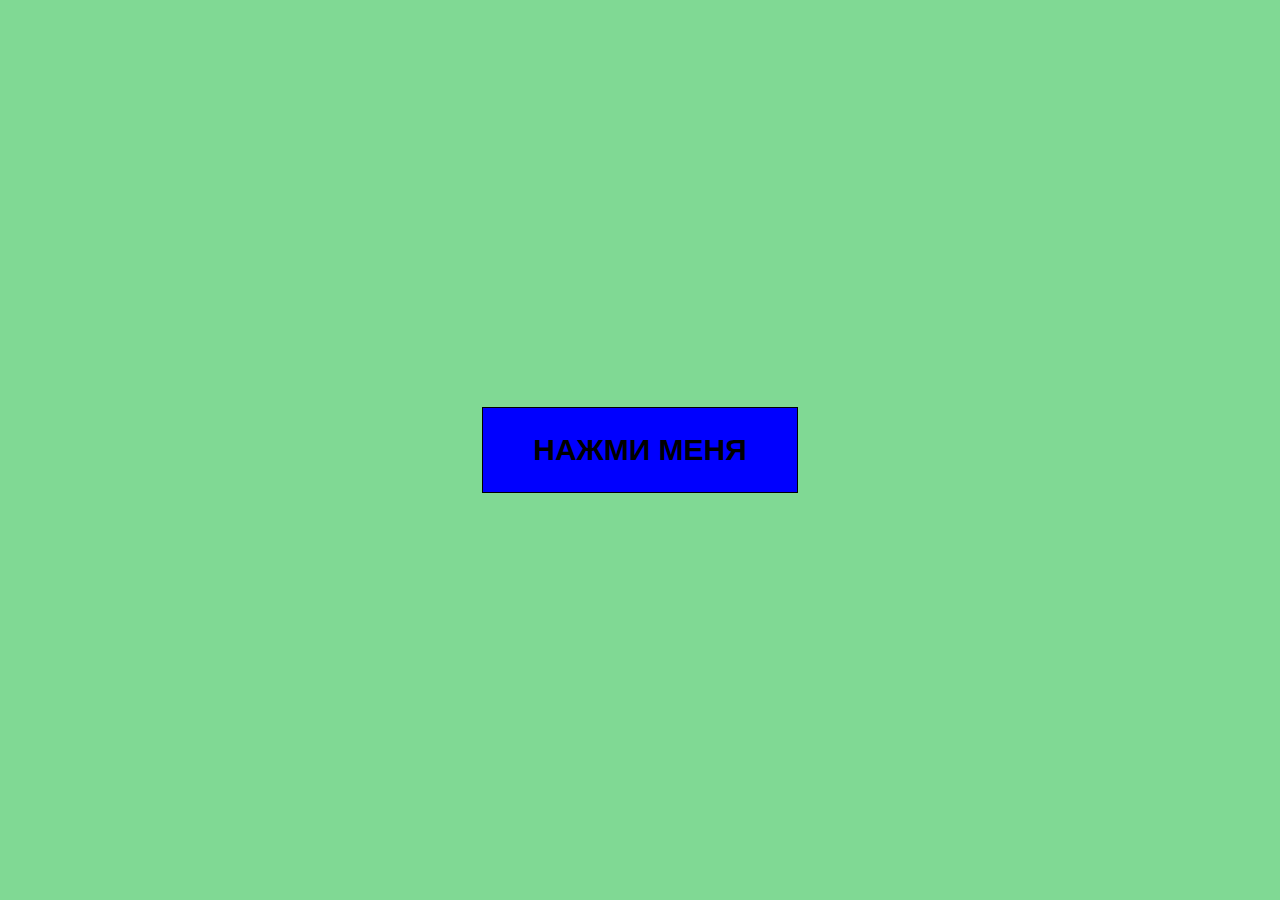
<file: index.html>
<!DOCTYPE html>
<html lang="ru">
  <head>
    <meta charset="UTF-8" />
    <meta name="viewport" content="width=device-width, initial-scale=1.0" />
    <title>Меняем цвет кнопки</title>
    <!-- <link rel="stylesheet" href="https://code.s3.yandex.net/web-code/styles/000-freetrack/01-first-code/03/cdn.css" /> -->
    <link rel="stylesheet" href="style.css" />
    <link rel="stylesheet" href="animation.css"/>
  </head>
  <body>
    <button>Нажми меня</button>
  </body>
</html>
​
</file>
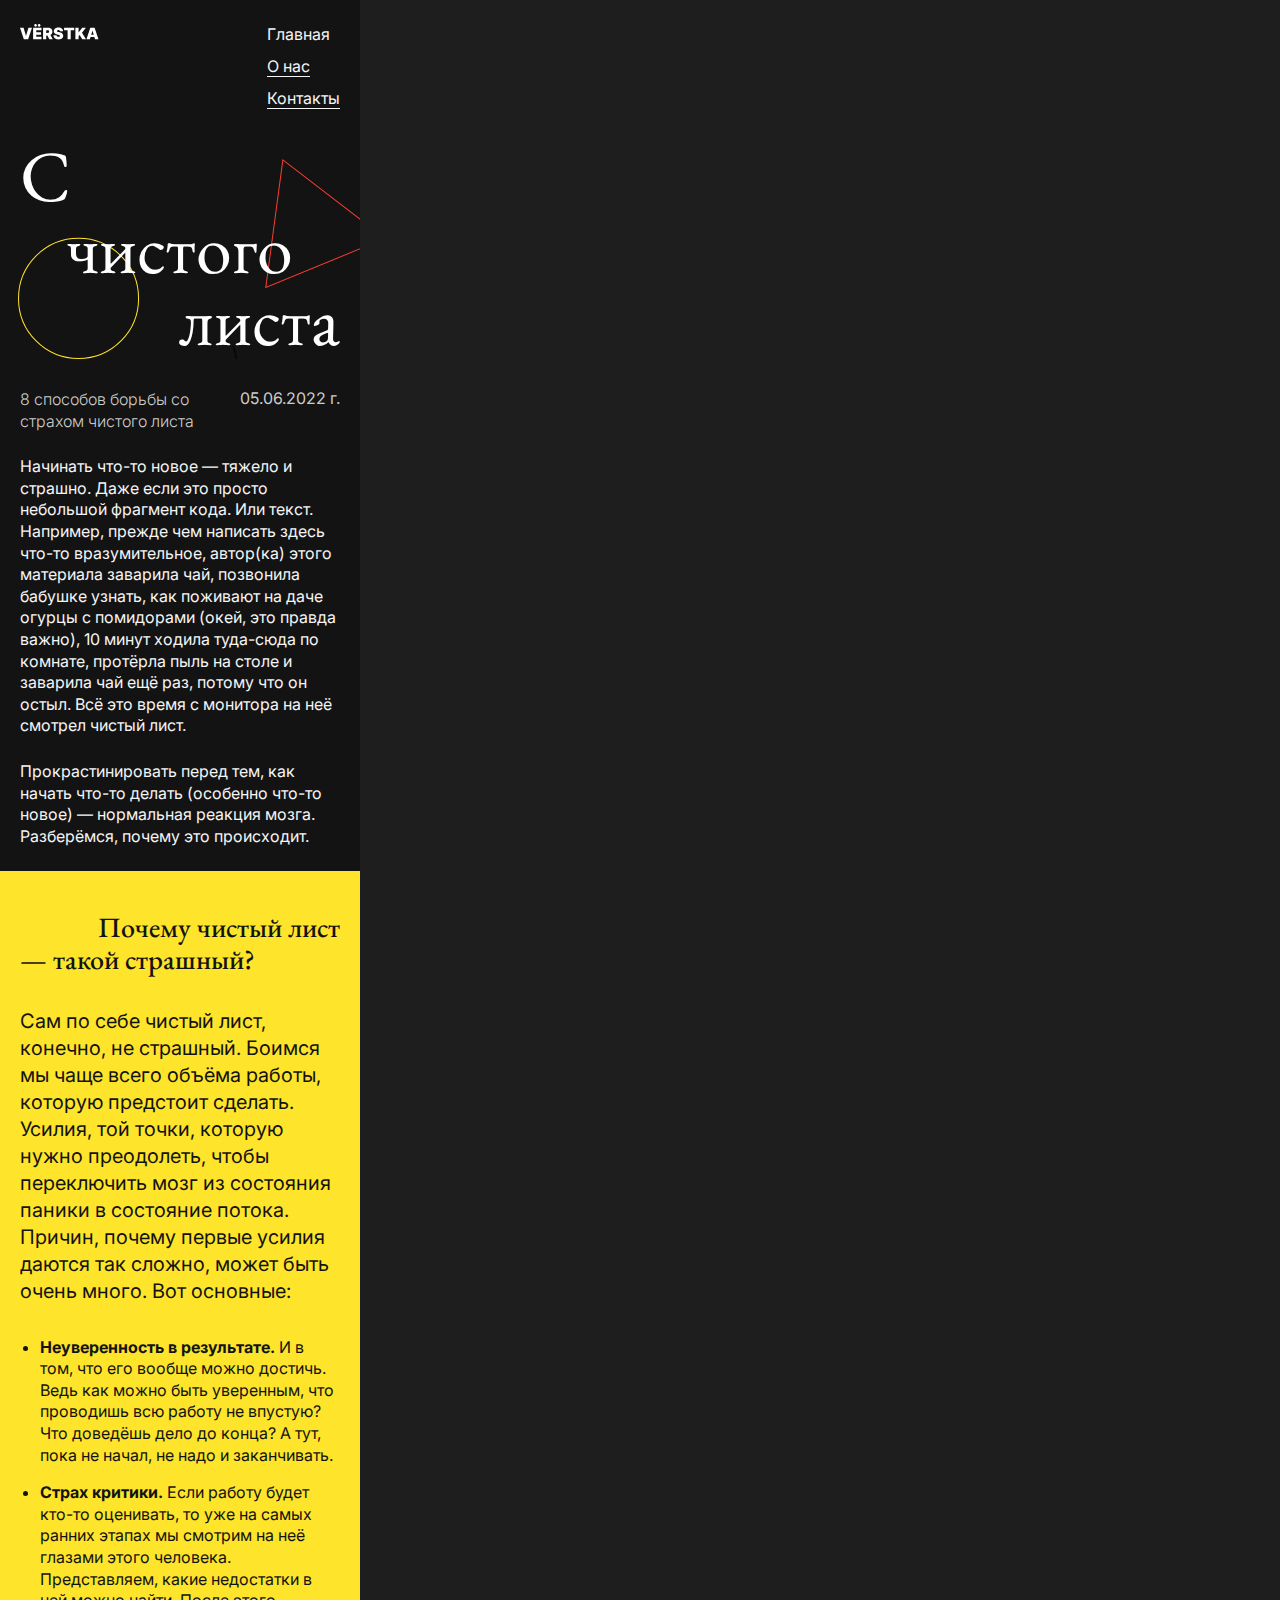
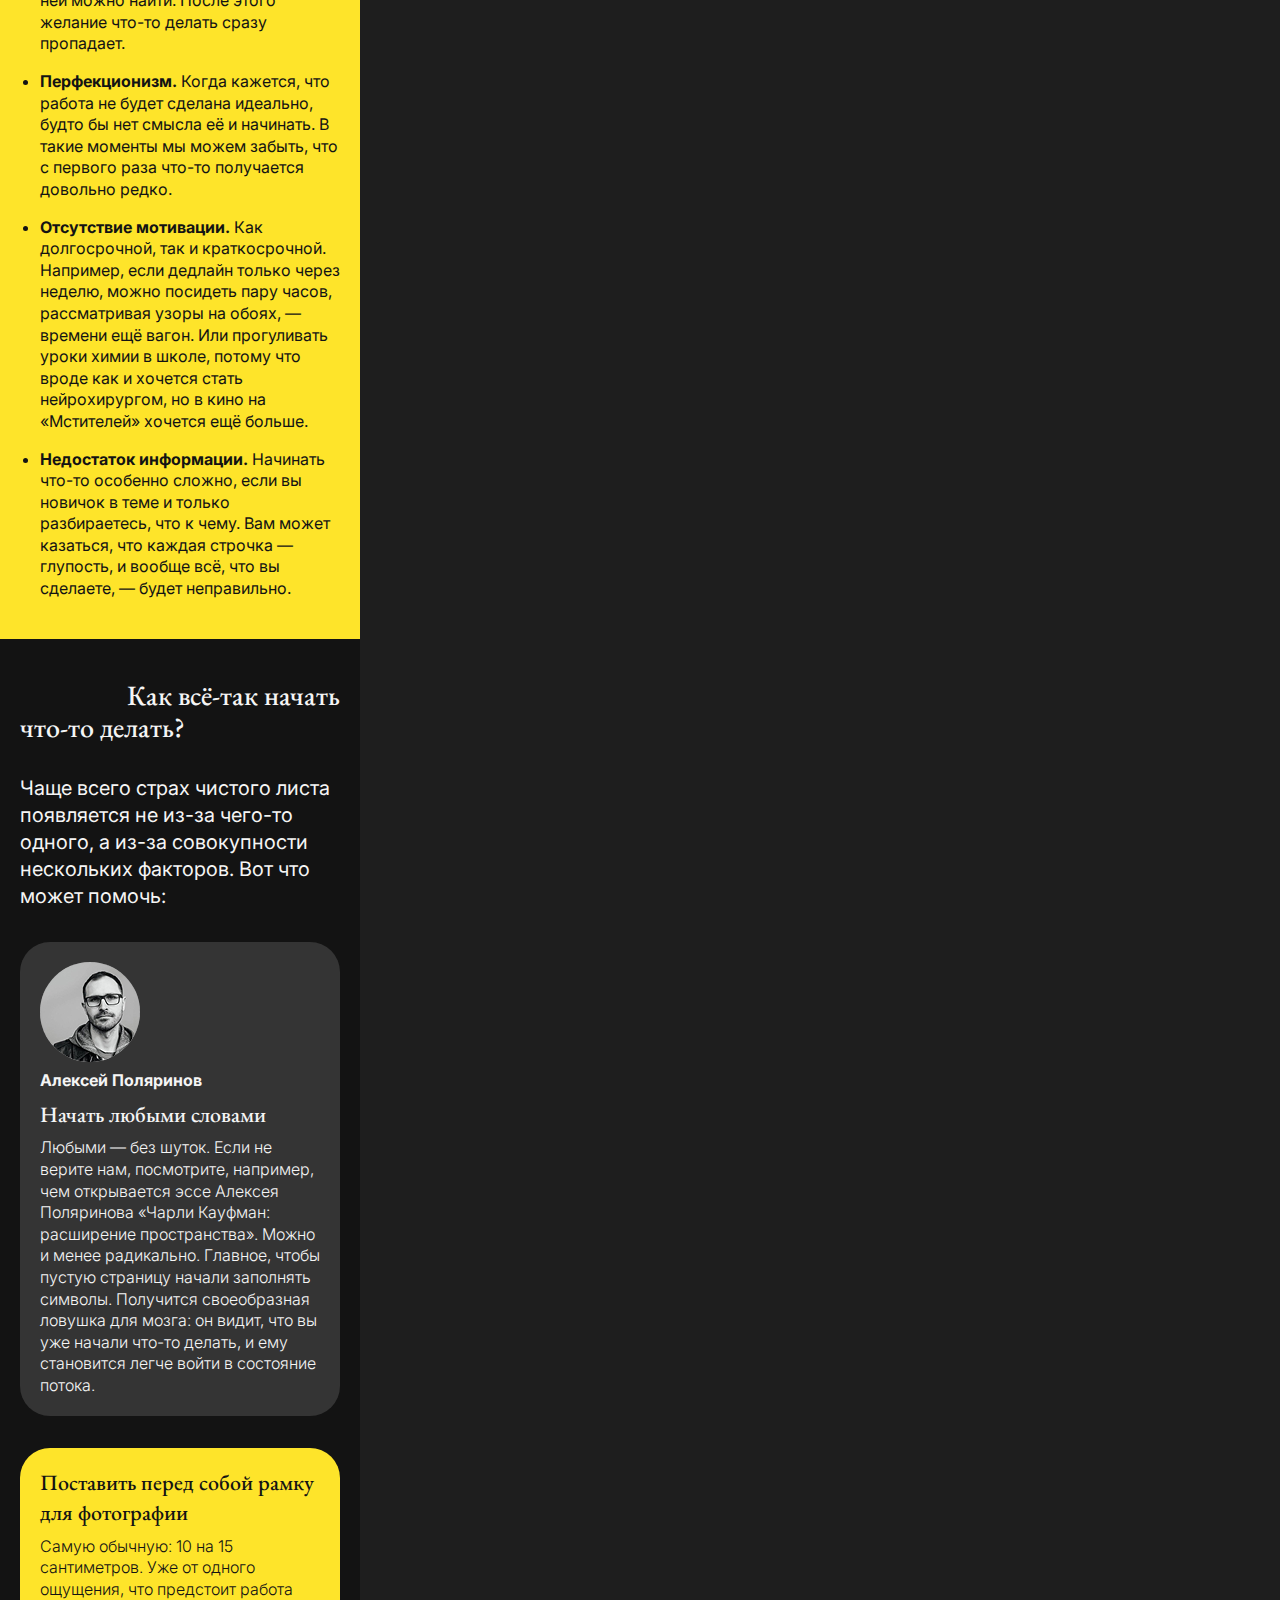
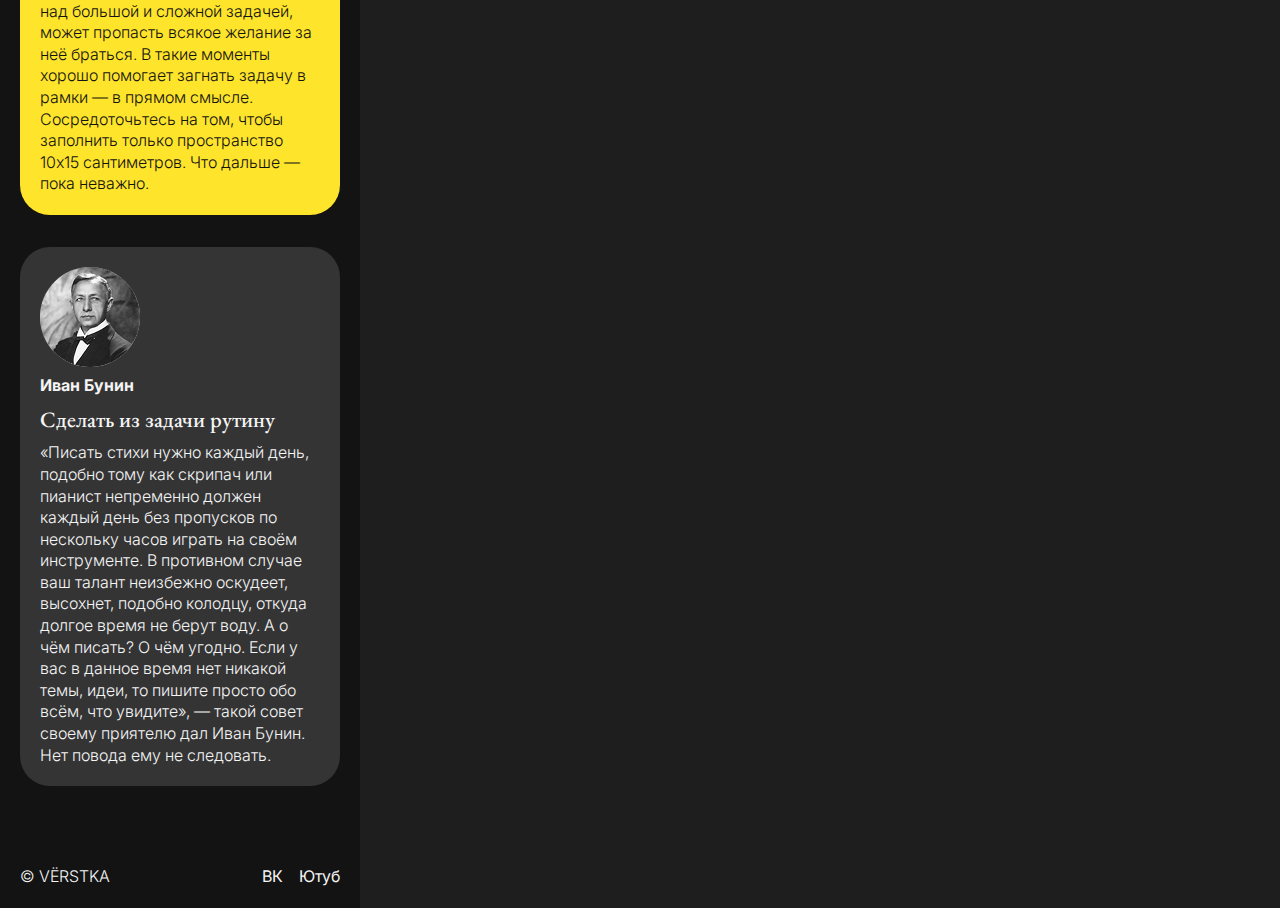
<file: 11th lesson. practice/index.html>
<!DOCTYPE html>
<html lang="ru">
    <head>
        <meta charset="UTF-8">
        <meta name="viewport" content="width=device-width, initial-scale=1.0" />
        <link rel="preconnect" href="https://fonts.googleapis.com">
        <link rel="preconnect" href="https://fonts.gstatic.com" crossorigin>
        <link href="https://fonts.googleapis.com/css2?family=EB+Garamond:ital,wght@0,400..800;1,400..800&display=swap" rel="stylesheet">
        <link href="https://fonts.googleapis.com/css2?family=Inter:ital,opsz,wght@0,14..32,100..900;1,14..32,100..900&display=swap" rel="stylesheet">
        <link rel="stylesheet" href="styles/style.css">
        <title>Практическая работа</title>
    </head>
    <body>
        <header class="header content-section_theme_dark">
            <a class="header__logo" href="#"><img class="header__logo-image" src="assets/VЁRSTKA.svg" alt="логотип компании верстка"/></a>
            <nav class="header__menu">
                <ul class="header__menu-list">
                    <li class="header__menu-item--active">Главная</li>
                    <li class="header__menu-item"><a class="header__menu-link">О нас</a></li>
                    <li class="header__menu-item--no-margin"><a class="header__menu-link">Контакты</a></li>
                </ul>
            </nav>
        </header>
        <main class="main">
            <section class="cover content-section_theme_dark">
                <h1 class="cover__title">
                    <span class="accent-span">С</span>
                    <span class="accent-span text-center">чистого</span>
                    <span class="accent-span text-right">листа</span>
                </h1>
            </section>
            <section class="intro">
                <header class="intro__heading content-section_theme_dark">
                    <p class="intro__title">8 способов борьбы со страхом чистого листа</p>
                    <time class="intro__time">05.06.2022 г.</time>
                </header>
                <p class="intro__main-text content-section_theme_dark">Начинать что-то новое — тяжело и страшно. Даже если это просто небольшой фрагмент кода. Или текст. Например, прежде чем написать здесь что-то вразумительное, автор(ка) этого материала заварила чай, позвонила бабушке узнать, как поживают на даче огурцы с помидорами (окей, это правда важно), 10 минут ходила туда-сюда по комнате, протёрла пыль на столе и заварила чай ещё раз, потому что он остыл. Всё это время с монитора на неё смотрел чистый лист.</p>
                <p class="intro__main-text content-section_theme_dark">Прокрастинировать перед тем, как начать что-то делать (особенно что-то новое) — нормальная реакция мозга. Разберёмся, почему это происходит.</p>
            </section>
            <section class="reasons content-section_theme_bright">
                <h2 class="content-section__subtitle">
                    <span class="accent-span text-right">Почему чистый лист</span>
                    <span class="accent-span">— такой cтрашный?</span>
                </h2>
                <p class="content-section__introduction">Сам по себе чистый лист, конечно, не страшный. Боимся мы чаще всего объёма работы, которую предстоит сделать. Усилия, той точки, которую нужно преодолеть, чтобы переключить мозг из состояния паники в состояние потока. Причин, почему первые усилия даются так сложно, может быть очень много. Вот основные:</p>
                <ul class="content-section__list">
                    <li class="content-section__list-item"><span class="content-section__list-accent">Неуверенность в результате.</span> И в том, что его вообще можно достичь. Ведь как можно быть уверенным, что проводишь всю работу не впустую? Что доведёшь дело до конца? А тут, пока не начал, не надо и заканчивать.</li>
                    <li class="content-section__list-item"><span class="content-section__list-accent">Страх критики.</span> Если работу будет кто-то оценивать, то уже на самых ранних этапах мы смотрим на неё глазами этого человека. Представляем, какие недостатки в ней можно найти. После этого желание что-то делать сразу пропадает.</li>
                    <li class="content-section__list-item"><span class="content-section__list-accent">Перфекционизм.</span> Когда кажется, что работа не будет сделана идеально, будто бы нет смысла её и начинать. В такие моменты мы можем забыть, что с первого раза что-то получается довольно редко.</li>
                    <li class="content-section__list-item"><span class="content-section__list-accent">Отсутствие мотивации.</span> Как долгосрочной, так и краткосрочной. Например, если дедлайн только через неделю, можно посидеть пару часов, рассматривая узоры на обоях, — времени ещё вагон. Или прогуливать уроки химии в школе, потому что вроде как и хочется стать нейрохирургом, но в кино на «Мстителей» хочется ещё больше.</li>
                    <li class="content-section__list-item--last"><span class="content-section__list-accent">Недостаток информации.</span> Начинать что-то особенно сложно, если вы новичок в теме и только разбираетесь, что к чему. Вам может казаться, что каждая строчка — глупость, и вообще всё, что вы сделаете, — будет неправильно.</li>
                </ul>
            </section>
            <section class="how-to content-section_theme_dark">
                <h2 class="content-section__subtitle">
                    <span class="accent-span text-right">Как всё-так начать</span>
                    <span class="accent-span">что-то делать?</span>
                </h2>
                <p class="content-section__introduction">Чаще всего страх чистого листа появляется не из-за чего-то одного, а из-за совокупности нескольких факторов. Вот что может помочь:</p>
                <ul class="card-list">
                    <li class="card card_theme_dark">
                        <div class="card__author">
                            <img class="card__author-photo" src="assets/Aleksey_Polarinov.jpg" alt="Портретное фото Алексея Поляринова">
                            <p class="card__author-name">Алексей Поляринов</p>
                        </div>
                        <article class="card__content">
                            <h3 class="card__title">Начать любыми словами</h3>
                            <p class="card__text">Любыми — без шуток. Если не верите нам, посмотрите, например, чем открывается эссе Алексея Поляринова «Чарли Кауфман: расширение пространства». Можно и менее радикально. Главное, чтобы пустую страницу начали заполнять символы. Получится своеобразная ловушка для мозга: он видит, что вы уже начали что-то делать, и ему становится легче войти в состояние потока.</p>
                        </article>
                    </li>
                    <li class="card card_theme_bright">
                        <!-- <div class="card__author">
                            <img class="card__author-photo" src="" alt="">
                            <p class="card__author-name"></p>
                        </div> -->
                        <article class="card__content">
                            <h3 class="card__title">Поставить перед собой рамку для фотографии</h3>
                            <p class="card__text">Самую обычную: 10 на 15 сантиметров. Уже от одного ощущения, что предстоит работа над большой и сложной задачей, может пропасть всякое желание за неё браться. В такие моменты хорошо помогает загнать задачу в рамки — в прямом смысле. Сосредоточьтесь на том, чтобы заполнить только пространство 10х15 сантиметров. Что дальше — пока неважно.</p>
                        </article>
                    </li>
                    <li class="card card_theme_dark">
                        <div class="card__author">
                            <img class="card__author-photo" src="assets/Ivan_Bunin.jpg" alt="Портретное фото Ивана Бунина">
                            <p class="card__author-name">Иван Бунин</p>
                        </div>
                        <article class="card__content">
                            <h3 class="card__title">Сделать из задачи рутину</h3>
                            <p class="card__text">«Писать стихи нужно каждый день, подобно тому как скрипач или пианист непременно должен каждый день без пропусков по нескольку часов играть на своём инструменте. В противном случае ваш талант неизбежно оскудеет, высохнет, подобно колодцу, откуда долгое время не берут воду. А о чём писать? О чём угодно. Если у вас в данное время нет никакой темы, идеи, то пишите просто обо всём, что увидите», — такой совет своему приятелю дал Иван Бунин. Нет повода ему не следовать.</p>
                        </article>
                    </li>
                </ul>
            </section>
        </main>
        <footer class="footer content-section_theme_dark">
            <p class="footer__copy">© VЁRSTKA</p>
            <ul class="footer__links">
                <li class="footer__links-item">ВК</li>
                <li class="footer__links-item">Ютуб</li>
            </ul>
        </footer>
    </body>
</html>
</file>
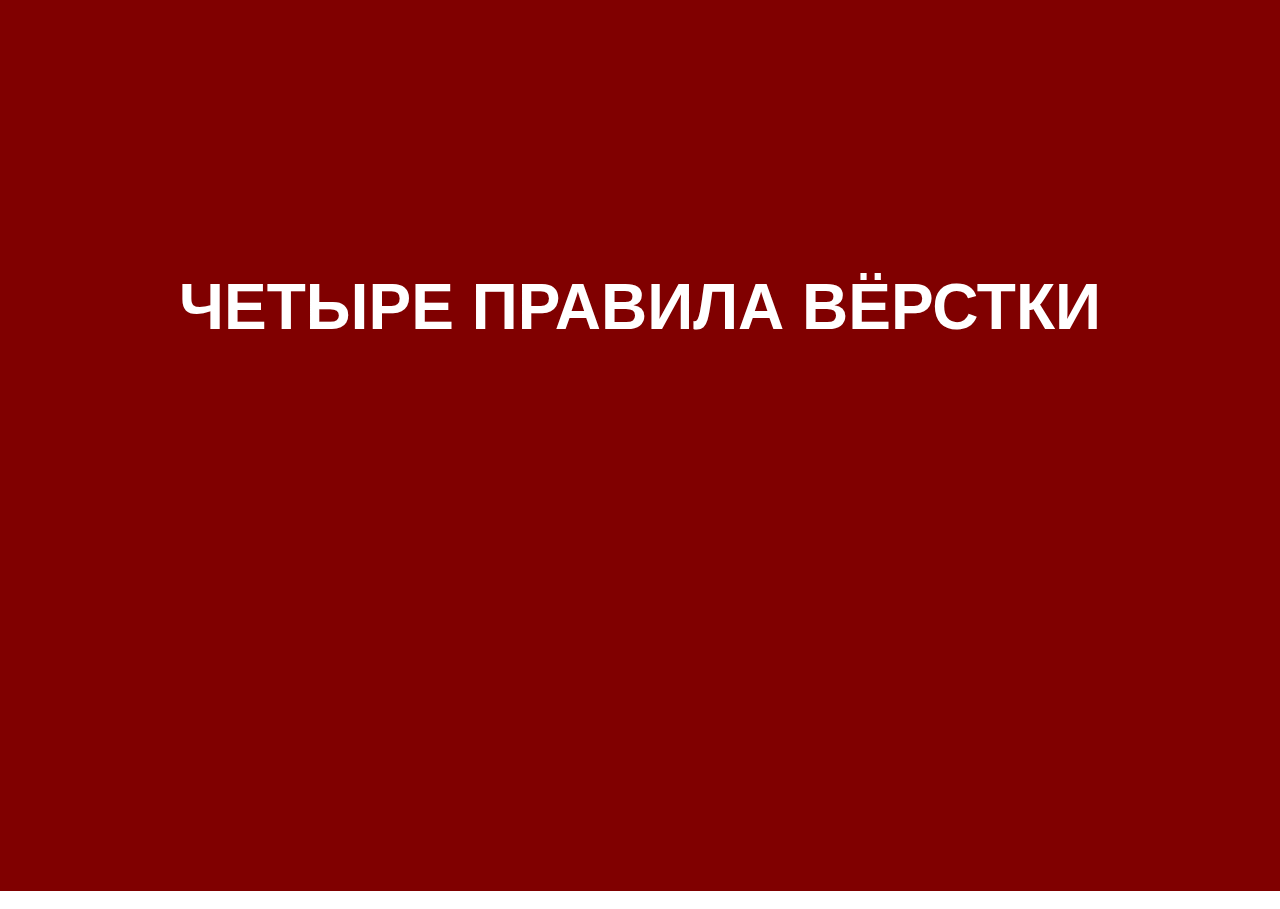
<file: 3rd lesson/index.html>
<!DOCTYPE html>
<html lang="ru">
  <head>
    <title>4 правила вёрстки</title>
    <meta charset="UTF-8">
    <link rel="stylesheet" href="style.css"/>
  </head>
  <body>
    <header>
      <div>
        <h1>Четыре правила вёрстки</h1>
      </div>
    </header>
  </body>
</html>
​
</file>
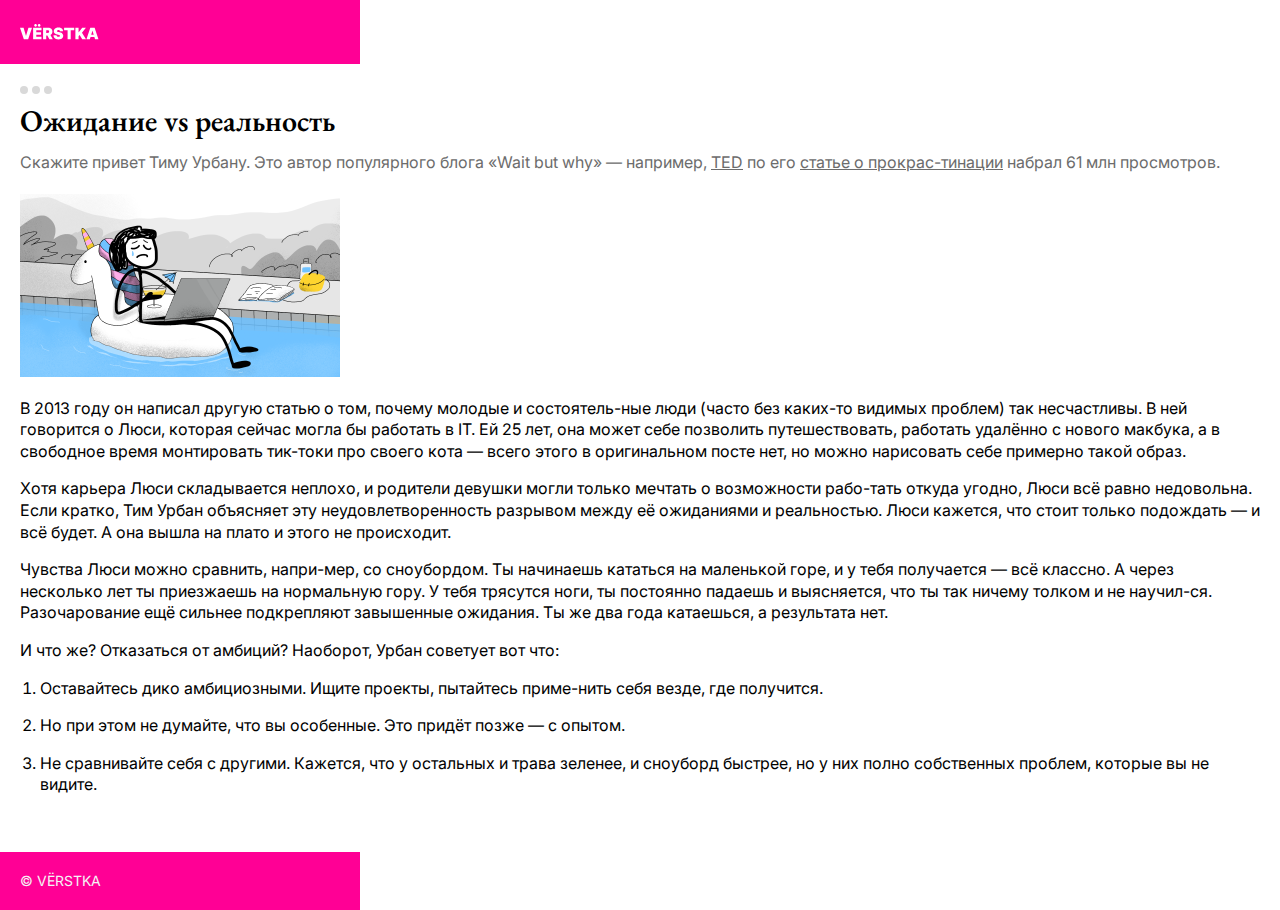
<file: 8th lesson/index.html>
<!DOCTYPE html>
<html lang="ru">
    <head>
        <meta charset="UTF-8">
        <meta name="viewport" content="width=device-width, initial-scale=1.0" />
        <link rel="stylesheet" href="style.css">
        <link rel="preconnect" href="https://fonts.googleapis.com">  
        <link rel="preconnect" href="https://fonts.gstatic.com" crossorigin>  
        <link href="https://fonts.googleapis.com/css2?family=EB+Garamond:ital,wght@0,400..800;1,400..800&display=swap" rel="stylesheet">
        <link href="https://fonts.googleapis.com/css2?family=EB+Garamond:ital,wght@0,400..800;1,400..800&family=Inter:ital,opsz,wght@0,14..32,100..900;1,14..32,100..900&display=swap" rel="stylesheet">
        <title>Figma project</title>
    </head>
    <body>
        <header class="header">
            <img class="header-title" src="assets/VЁRSTKA.svg" alt="header title verstka">
        </header>
        <article class="main-article">
            <div class="ellipses"> <img src="assets/points.svg" alt="3 points"></div>
            <h1 class="article-h1">Ожидание vs реальность</h1>
            <div class="h1-underheader">
                <p>Скажите привет Тиму Урбану. Это автор популярного блога «Wait but why» — например, <a href="https://www.figma.com/design/Hl5p4mfjihk5M2bShsIKSK/verstka-design_external_link?node-id=2-5&t=mXnlwmfwfDW22Yll-4" target="_blank">TED</a> по его <a href="https://waitbutwhy.com/2013/10/why-procrastinators-procrastinate.html" target="_blank">статье о прокрас-тинации</a> набрал 61 млн просмотров.</p>
            </div>
            <div class="main-image">
                <img src="assets/image.png" alt="Грустный человек на круге-единороге смотрит в нотубук посреди бассейна">
            </div>
            <div class="main-content">
                <p class="content-paragraph">В 2013 году он написал другую статью о том, почему молодые и состоятель-ные люди (часто без каких-то видимых проблем) так несчастливы. В ней говорится о Люси, которая сейчас могла бы работать в IT. Ей 25 лет, она может себе позволить путешествовать, работать удалённо с нового макбука, а в свободное время монтировать тик-токи про своего кота — всего этого в оригинальном посте нет, но можно нарисовать себе примерно такой образ.</p>
                <p class="content-paragraph">Хотя карьера Люси складывается неплохо, и родители девушки могли только мечтать о возможности рабо-тать откуда угодно, Люси всё равно недовольна. Если кратко, Тим Урбан объясняет эту неудовлетворенность разрывом между её ожиданиями и реальностью. Люси кажется, что стоит только подождать — и всё будет. А она вышла на плато и этого не происходит.</p>
                <p class="content-paragraph">Чувства Люси можно сравнить, напри-мер, со сноубордом. Ты начинаешь кататься на маленькой горе, и у тебя получается — всё классно. А через несколько лет ты приезжаешь на нормальную гору. У тебя трясутся ноги, ты постоянно падаешь и выясняется, что ты так ничему толком и не научил-ся. Разочарование ещё сильнее подкрепляют завышенные ожидания. Ты же два года катаешься, а результата нет.</p>
                <p class="content-paragraph">И что же? Отказаться от амбиций? Наоборот, Урбан советует вот что:</p>
                <ol type="1" class="content-list">
                    <li class="list-line">Оставайтесь дико амбициозными. Ищите проекты, пытайтесь приме-нить себя везде, где получится.</li>
                    <li class="list-line">Но при этом не думайте, что вы особенные. Это придёт позже — с опытом.</li>
                    <li class="last-list-line">Не сравнивайте себя с другими. Кажется, что у остальных и трава зеленее, и сноуборд быстрее, но у них полно собственных проблем, которые вы не видите.</li>
                </ol>
            </div>
        </article>
        <footer class="footer">
            <div>
                <p class="footer-content">© VЁRSTKA</p>
            </div>
        </footer>
    </body>
</html>
</file>
<file: style.css>
html {
  height: 100%;
}

body {
  display: flex;
  justify-content: center;
  align-items: center;
  height: 100%;
  margin: 0;
  background-color: #80d994;
  animation: change-bg 10s step-end infinite;
}

button {
  border: 1px solid #000;
  padding: 25px 50px;
  font-weight: 900;
  font-size: 30px;
  text-transform: uppercase;
  cursor: pointer;
  background-color: blue;
}
</file>
<file: animation.css>
button::after {
  content: '';
  position: fixed;
  top: 0;
  left: 0;
  width: 100%;
  height: 100%;
  background-repeat: no-repeat;
  background-position: center;
  background-size: contain;
}

@keyframes change-bg {

  0% {
    background-image: url(https://code.s3.yandex.net/web-code/images/freetrack/01/1.png);
  }

  25% {
    background-image: url(https://code.s3.yandex.net/web-code/images/freetrack/01/2.png);
  }

  50% {
    background-image: url(https://code.s3.yandex.net/web-code/images/freetrack/01/3.png);
  }

  75% {
    background-image: url(https://code.s3.yandex.net/web-code/freetrack0142.png);
  }
}
</file>
<file: 11th lesson. practice/styles/style.css>
/* * {
} */

body {
    margin: 0;
    background-color: #1e1e1e;
    width: 360px;
}

h1, h2 {
    font-family: 'EB Garamond', sans-serif;
}

p {
    font-family: 'Inter', sans-serif;
    font-size: 16px;
    font-weight: 300;
    line-height: 135%;
}

h1, h2, h3, h4, h5, h6, p, ul, ol, blockquote {
    margin: 0;
    padding: 0;
}

.content-section {
    font-family: 'Inter', sans-serif;
    width: 360px;
    box-sizing: border-box;
}

.content-section_theme_dark {
    font-family: 'Inter', sans-serif;
    font-weight: 400;
    font-size: 16px;
    background-color: #131313;
    color: #f5f5f5;
}

.content-section_theme_bright {
    font-family: 'Inter', sans-serif;
    font-weight: 400;
    font-size: 16px;
    background-color: #fee42a;
    color: #131313;
}

.header {
    padding: 24px 20px;
    display: flex;
    justify-content: space-between;
}
.header__menu-list {
    list-style: none;
}

.header__menu-item, .header__menu-item--active{
    margin-bottom: 0.75em;
}

.header__menu-link {
    text-decoration: underline;
    text-underline-position: under;
}

.cover__title {
    font-family: 'EB Garamond', sans-serif;
    font-size: 72px;
    font-weight: 400;
    color: #fff;
    line-height: 100%;
    display: flex;
    flex-direction: column;
    min-height: 220px;
    padding: 7px 20px 0;
    background-image: url(../assets/cover.svg);
    background-repeat:no-repeat;
    background-size: 95% auto;
    background-position: bottom right;
}

/* .accent-span {
} */

.text-center {
    text-align: center;
}

.text-right {
    text-align: right;
}

.intro__heading {
    padding: 30px 20px 24px;
    color: #ccc;
    font-weight: 400;
    line-height: 120%;
    display: flex;
    justify-content: space-between;
}

.intro__time {
    white-space: nowrap;
}

.intro__main-text {
    padding: 0 20px 1.5em;
    line-height: 135%;
    font-size: 16px;
}

.reasons {
    padding: 40px 20px 39px;
}

.content-section__subtitle {
    font-weight: 500;
    font-size: 28px;
    line-height: 115%;
    display: flex;
    flex-direction: column;
}

.content-section__introduction {
    font-family: 'Inter', sans-serif;
    font-weight: 400;
    font-size: 20px;
    margin-top: 32px;
    line-height: 135%;
}

.content-section__list {
    margin-top: 32px;
    padding: 0 0 0 20px;
    line-height: 21.6px;
}

.content-section__list-item {
    margin-bottom: 1em;
}

.content-section__list-accent {
    font-weight: bold;
}

.how-to {
    padding: 40px 20px 60px;
}

.card-list {
    /* padding: 0 20px; */
    list-style: none;
}

.card {
    padding: 20px;
    border-radius: 30px;
    margin-top: 32px;
}

.card_theme_dark {
    background-color: #343434;
    color: #f5f5f5;
}

.card_theme_bright {
    background-color: #fee42a;
    color: #131313;
}

.card__author {
    display: flex;
    flex-direction: column;
    margin-bottom: 8px;
}

.card__author-photo {
    border-radius: 50px;
    width: 100px;
    height: 100px;
    margin-bottom: 8px;
}

.card__author-name {
    font-size: 16px;
    font-weight: 700;
    line-height: 135%;
}

.card__title {
    font-family: 'EB Garamond', sans-serif;
    font-size: 22px;
    font-weight: 500;
    line-height: 135%;
    margin-bottom: 8px;
}

.card__text {
    line-height: 135%;
    font-weight: 300;
}

.footer {
    padding: 20px;
    display: flex;
    justify-content: space-between;
}

.footer__links {
    list-style: none;
    display: flex;
    justify-content: space-between;
    column-gap: 16px;
}
</file>
<file: 3rd lesson/style.css>
body, h1 {
    margin: 0%;
}

body {
    font-family: 'Open Sans', 'Arial', sans-serif;
}

header {
    height: 99vh;
    /* width: 500px; */
    background-color: forestgreen;
}

div {
    background-color: maroon;
    background-image: url(https://code.s3.yandex.net/web-code/images/freetrack/03/cover.png);
    width: 100%;
    height: 100%;
    text-align: center;
}
 
h1 {
    padding-top: 270px;
    font-size: 64px;
    color: white;
    text-transform: uppercase;
}
</file>
<file: 8th lesson/style.css>
* {
    margin: 0%;
    padding: 0%;
    box-sizing: border-box;
}

a {
    color: #6C6C6C;
}


.header {
    background-color: #ff0095;
    width: 360px;
    height: 64px;
    /* padding: 24px auto auto 20px; */
}

.header-title {
    margin: 24px auto auto 20px;
}

.main-article {
    margin: 16px 20px auto 20px;
}

.article-h1 {
    margin-top: 8px;
    font-size: 30px;
    font-weight: 600;
    font-family: 'EB Garamond';
    line-height: 100%;
    letter-spacing: 0%;
    font-style: SemiBold;
}

.h1-underheader {
    margin-top: 16px;
    width: 100%;
    font-family: 'Inter';
    font-size: 16px;
    font-weight: 400;
    line-height: 135%;
    font-style: Regular;
    color: #6C6C6C;
}

.main-image {
    width: 80%;
    margin-top: 20px;
    margin-bottom: 17px;
}

.main-content{
    margin-bottom: 56px;
    font-family: Inter;
    font-weight: 400;
    font-style: Regular;
    font-size: 16px;
    line-height: 135%;
    letter-spacing: 0%;
}

.content-paragraph {
    margin-bottom: 16px;
}

.content-list {
    margin-left: 20px;
}

.list-line {
    margin-bottom: 16px;
}

.footer {
    width: 360px;
    height: 58px;
    padding: 20px;
    gap: 8px;
    background-color: #FF0095;
}

.footer-content {
    font-family: 'Inter', sans-serif;
    font-weight: 400;
    font-style: regular;
    font-size: 14px;
    line-height: 125%;
    letter-spacing: 0%;
    color: #f5f5f5;    
}
</file>
